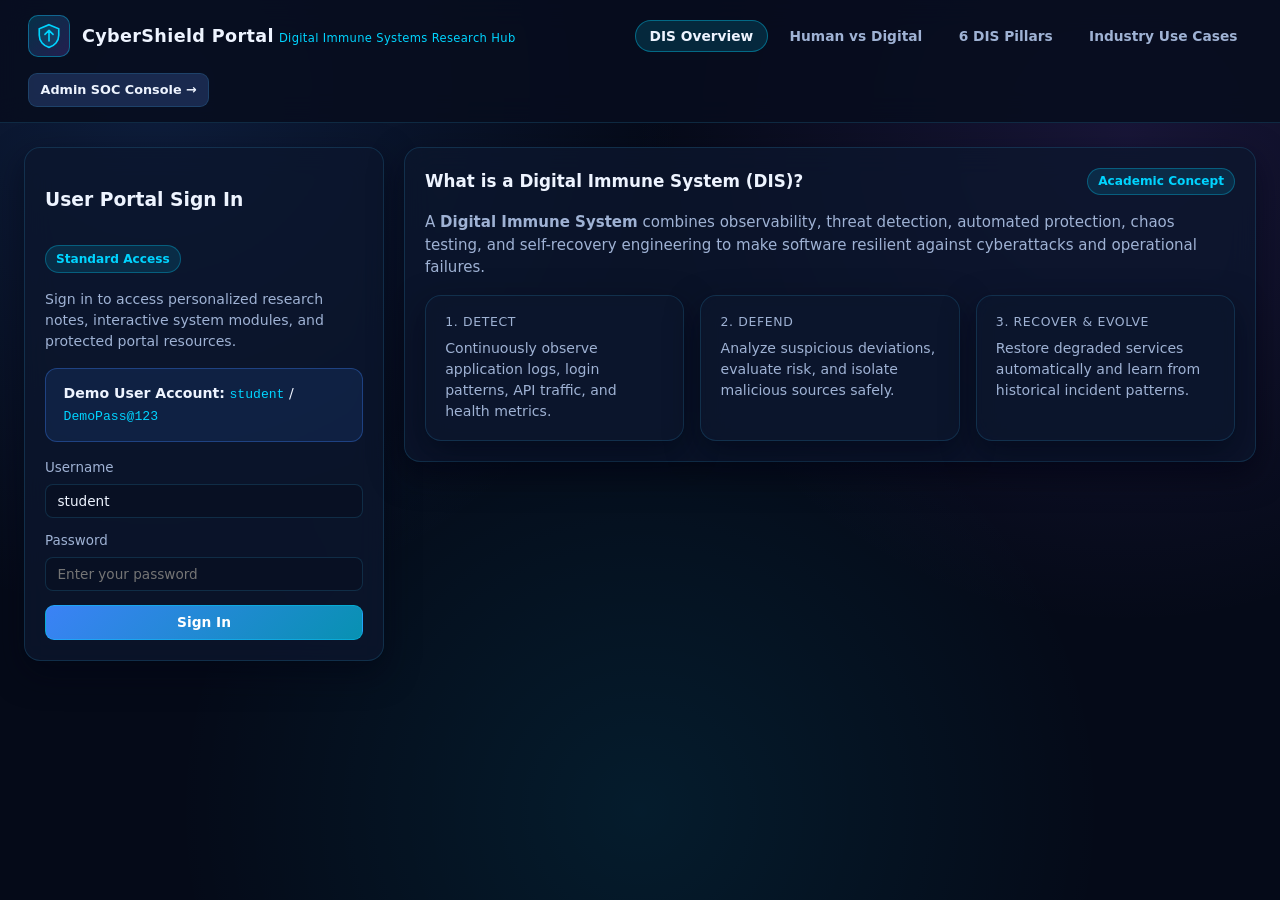
<file: frontend/index.html>
<!DOCTYPE html>
<html lang="en">
<head>
  <meta charset="utf-8">
  <meta name="viewport" content="width=device-width, initial-scale=1.0">
  <title>CyberShield Portal | Digital Immune Systems Knowledge Hub</title>
  <link rel="stylesheet" href="css/styles.css">
  <script src="js/portal.js" defer></script>
</head>
<body>
  <div class="portal-shell">
    <!-- User-Facing Top Navigation -->
    <header class="portal-header">
      <div class="portal-brand">
        <div class="brand-mark" aria-hidden="true">
          <svg viewBox="0 0 32 32" width="26" height="26" fill="none">
            <path d="M16 2L28 7V15C28 22.5 22.8 28.4 16 30C9.2 28.4 4 22.5 4 15V7L16 2Z" stroke="currentColor" stroke-width="2" fill="rgba(0, 212, 255, 0.14)"/>
            <path d="M16 9V22M11 14L16 9L21 14" stroke="#00d4ff" stroke-width="2" stroke-linecap="round" stroke-linejoin="round"/>
          </svg>
        </div>
        <div>
          <span class="brand-name">CyberShield Portal</span>
          <span class="brand-tagline">Digital Immune Systems Research Hub</span>
        </div>
      </div>

      <nav class="portal-nav" aria-label="Portal Sections">
        <button type="button" class="portal-tab active" data-section="learn">DIS Overview</button>
        <button type="button" class="portal-tab" data-section="biology">Human vs Digital</button>
        <button type="button" class="portal-tab" data-section="pillars">6 DIS Pillars</button>
        <button type="button" class="portal-tab" data-section="usecases">Industry Use Cases</button>
      </nav>

      <div class="portal-actions">
        <span id="portal-user-badge" class="chip" hidden>Signed in</span>
        <button type="button" id="portal-logout-btn" class="btn btn-ghost btn-sm" hidden>Sign Out</button>
        <a href="/admin" class="btn btn-secondary btn-sm">Admin SOC Console &#8594;</a>
      </div>
    </header>

    <main class="portal-main">
      <!-- User-Facing Service Banner (only shows friendly availability notice if an outage occurs) -->
      <div id="portal-service-alert" class="info-banner portal-alert-warn" hidden>
        <strong id="portal-service-alert-text">Service notice</strong>
      </div>

      <div class="portal-layout">
        <!-- Left Column: User Sign-In & Account Workspace -->
        <aside class="portal-auth-column">
          <article id="user-login-card" class="glass-card panel">
            <div class="panel-header">
              <h1>User Portal Sign In</h1>
              <span class="chip">Standard Access</span>
            </div>
            <p class="panel-desc">
              Sign in to access personalized research notes, interactive system modules, and protected portal resources.
            </p>
            <div class="info-banner">
              <strong>Demo User Account:</strong> <code>student</code> / <code>DemoPass@123</code>
            </div>
            <form id="portal-login-form" class="auth-form">
              <label>
                Username
                <input type="text" id="portal-username" value="student" autocomplete="username" required>
              </label>
              <label>
                Password
                <input type="password" id="portal-password" placeholder="Enter your password" autocomplete="current-password" required>
              </label>
              <button type="submit" class="btn btn-primary">Sign In</button>
            </form>
            <div id="portal-login-feedback" class="detail-box" hidden></div>
          </article>

          <article id="user-workspace-card" class="glass-card panel" hidden>
            <div class="panel-header">
              <h2 id="portal-welcome-heading">Welcome</h2>
              <span class="badge badge-resolved">Authenticated</span>
            </div>
            <p class="panel-desc">
              You are signed in as a standard portal user. Explore the Digital Immune System modules or fetch portal resources below.
            </p>
            <div class="stack-list">
              <button type="button" id="btn-fetch-portal-resources" class="btn btn-primary">Load Active Research Modules</button>
              <button type="button" id="btn-probe-admin-diag" class="btn btn-ghost">Open Internal System Diagnostics</button>
            </div>
            <div id="portal-resource-output" class="detail-box" hidden></div>
          </article>
        </aside>

        <!-- Right Column: Interactive Digital Immune System Explorer -->
        <section class="portal-content-column" aria-label="Digital Immune Systems Explorer">
          <article id="sec-learn" class="glass-card panel portal-section active">
            <div class="panel-header">
              <h2>What is a Digital Immune System (DIS)?</h2>
              <span class="chip">Academic Concept</span>
            </div>
            <p class="portal-prose">
              A <strong>Digital Immune System</strong> combines observability, threat detection, automated protection, chaos testing, and self-recovery engineering to make software resilient against cyberattacks and operational failures.
            </p>
            <div class="kpi-grid kpi-grid-3">
              <div class="glass-card kpi-card">
                <span class="kpi-label">1. Detect</span>
                <p class="panel-desc">Continuously observe application logs, login patterns, API traffic, and health metrics.</p>
              </div>
              <div class="glass-card kpi-card">
                <span class="kpi-label">2. Defend</span>
                <p class="panel-desc">Analyze suspicious deviations, evaluate risk, and isolate malicious sources safely.</p>
              </div>
              <div class="glass-card kpi-card">
                <span class="kpi-label">3. Recover &amp; Evolve</span>
                <p class="panel-desc">Restore degraded services automatically and learn from historical incident patterns.</p>
              </div>
            </div>
          </article>

          <article id="sec-biology" class="glass-card panel portal-section" hidden>
            <div class="panel-header">
              <h2>Human Immune System vs. Digital Immune System</h2>
              <span class="chip chip-purple">Bio-Inspired Defense</span>
            </div>
            <div class="table-scroll">
              <table class="data-table">
                <thead>
                  <tr>
                    <th>Human Immune System</th>
                    <th>Digital Immune System</th>
                    <th>Role in Resilience</th>
                  </tr>
                </thead>
                <tbody>
                  <tr>
                    <td>Detects harmful bacteria or viruses</td>
                    <td>Detects abnormal login bursts &amp; traffic spikes</td>
                    <td>Early anomaly recognition</td>
                  </tr>
                  <tr>
                    <td>Identifies infection type</td>
                    <td>Analyses IP behaviour &amp; scores threat risk</td>
                    <td>Distinguishes real attacks from typos</td>
                  </tr>
                  <tr>
                    <td>Activates immune response &amp; antibodies</td>
                    <td>Applies temporary isolation &amp; rate safeguards</td>
                    <td>Contains impact without breaking normal users</td>
                  </tr>
                  <tr>
                    <td>Heals damaged tissue</td>
                    <td>Restores failed API or database states</td>
                    <td>Reduces downtime via autoremediation</td>
                  </tr>
                  <tr>
                    <td>Immune memory (B/T cells)</td>
                    <td>Catalogs recurring signatures in incident memory</td>
                    <td>Faster recognition on repeat threats</td>
                  </tr>
                </tbody>
              </table>
            </div>
          </article>

          <article id="sec-pillars" class="glass-card panel portal-section" hidden>
            <div class="panel-header">
              <h2>Six Core Components (Gartner DIS Framework)</h2>
              <span class="chip">Software Engineering</span>
            </div>
            <div class="sim-grid">
              <div class="glass-card kpi-card">
                <strong>1. Observability</strong>
                <p class="panel-desc">Captures real-time telemetry, latencies, errors, and authentication trails.</p>
              </div>
              <div class="glass-card kpi-card">
                <strong>2. AI-Augmented Testing</strong>
                <p class="panel-desc">Identifies weaknesses and edge cases before failures reach users.</p>
              </div>
              <div class="glass-card kpi-card">
                <strong>3. Chaos Engineering</strong>
                <p class="panel-desc">Injects controlled faults to verify resilience under stress.</p>
              </div>
              <div class="glass-card kpi-card">
                <strong>4. Autoremediation</strong>
                <p class="panel-desc">Executes automated containment and service recovery actions.</p>
              </div>
              <div class="glass-card kpi-card">
                <strong>5. Site Reliability Engineering</strong>
                <p class="panel-desc">Maintains availability targets, audit trails, and operational reliability.</p>
              </div>
              <div class="glass-card kpi-card">
                <strong>6. Supply Chain Security</strong>
                <p class="panel-desc">Protects codebases, packages, and deployment pipelines from tampering.</p>
              </div>
            </div>
          </article>

          <article id="sec-usecases" class="glass-card panel portal-section" hidden>
            <div class="panel-header">
              <h2>Real-World Industry Applications</h2>
              <span class="chip">Impact</span>
            </div>
            <div class="sim-grid">
              <div class="glass-card kpi-card">
                <strong>Banking &amp; FinTech</strong>
                <p class="panel-desc">Stops credential stuffing, isolates suspicious login bursts, and keeps payment APIs resilient.</p>
              </div>
              <div class="glass-card kpi-card">
                <strong>Digital Healthcare</strong>
                <p class="panel-desc">Protects patient portals and recovers critical clinical services with minimal downtime.</p>
              </div>
              <div class="glass-card kpi-card">
                <strong>Cloud Platforms</strong>
                <p class="panel-desc">Monitors microservice health and triggers self-healing restarts when nodes degrade.</p>
              </div>
              <div class="glass-card kpi-card">
                <strong>Smart Cities &amp; IoT</strong>
                <p class="panel-desc">Detects anomalous device polling and isolates compromised edge nodes safely.</p>
              </div>
            </div>
          </article>
        </section>
      </div>
    </main>
  </div>
</body>
</html>
</file>
<file: frontend/css/styles.css>
/* CyberShield SOC Theme: Dark Navy, Electric Blue, Cyan & Subtle Purple */
:root {
  --bg-canvas: #050a18;
  --bg-surface: rgba(12, 22, 46, 0.78);
  --bg-surface-solid: #0c162e;
  --bg-elevated: rgba(20, 34, 68, 0.85);
  --border-subtle: rgba(56, 189, 248, 0.16);
  --border-glow: rgba(0, 212, 255, 0.38);

  --text-primary: #eef4ff;
  --text-secondary: #9fb2d4;
  --text-muted: #6f84a8;

  --accent-cyan: #00d4ff;
  --accent-blue: #3b82f6;
  --accent-purple: #8b5cf6;

  --status-healthy: #10b981;
  --status-warning: #f59e0b;
  --status-critical: #ef4444;

  --radius-md: 12px;
  --radius-lg: 16px;
  --shadow-card: 0 12px 32px rgba(2, 6, 20, 0.55);
  --font-sans: "Inter", "Segoe UI", system-ui, -apple-system, sans-serif;
  --font-mono: "Cascadia Code", "Consolas", "Courier New", monospace;
}

*,
*::before,
*::after {
  box-sizing: border-box;
}

html,
body {
  margin: 0;
  padding: 0;
  min-block-size: 100dvh;
  background:
    radial-gradient(circle at 12% 10%, rgba(59, 130, 246, 0.16), transparent 38%),
    radial-gradient(circle at 88% 15%, rgba(139, 92, 246, 0.14), transparent 36%),
    radial-gradient(circle at 50% 90%, rgba(0, 212, 255, 0.09), transparent 45%),
    var(--bg-canvas);
  color: var(--text-primary);
  font-family: var(--font-sans);
  line-height: 1.5;
}

/* App Grid Layout */
.app-shell {
  display: grid;
  grid-template-columns: 270px minmax(0, 1fr);
  min-block-size: 100dvh;
}

.sidebar {
  position: sticky;
  inset-block-start: 0;
  block-size: 100dvh;
  display: flex;
  flex-direction: column;
  gap: 1.25rem;
  padding: 1.25rem 1rem;
  background: rgba(8, 15, 34, 0.92);
  border-inline-end: 1px solid var(--border-subtle);
  backdrop-filter: blur(16px);
  overflow-y: auto;
  overscroll-behavior: contain;
}

.brand {
  display: flex;
  align-items: center;
  gap: 0.75rem;
  padding-block-end: 0.9rem;
  border-block-end: 1px solid var(--border-subtle);
}

.brand-mark {
  display: grid;
  place-items: center;
  inline-size: 42px;
  block-size: 42px;
  border-radius: 10px;
  background: linear-gradient(135deg, rgba(0, 212, 255, 0.18), rgba(139, 92, 246, 0.22));
  border: 1px solid var(--border-glow);
  color: var(--accent-cyan);
  flex-shrink: 0;
}

.brand-text {
  display: flex;
  flex-direction: column;
  min-inline-size: 0;
}

.brand-name {
  font-weight: 700;
  font-size: 1.1rem;
  letter-spacing: 0.02em;
}

.brand-tagline {
  font-size: 0.72rem;
  color: var(--accent-cyan);
  letter-spacing: 0.03em;
}

.nav-list {
  display: flex;
  flex-direction: column;
  gap: 0.35rem;
}

.nav-item {
  display: flex;
  align-items: center;
  gap: 0.7rem;
  inline-size: 100%;
  padding: 0.68rem 0.85rem;
  border: 1px solid transparent;
  border-radius: 10px;
  background: transparent;
  color: var(--text-secondary);
  font-family: inherit;
  font-size: 0.9rem;
  font-weight: 500;
  text-align: start;
  cursor: pointer;
  transition: background-color 0.18s ease, color 0.18s ease, border-color 0.18s ease, transform 0.12s ease;
}

.nav-item:hover {
  background: rgba(59, 130, 246, 0.12);
  color: var(--text-primary);
}

.nav-item.active {
  background: linear-gradient(90deg, rgba(0, 212, 255, 0.18), rgba(59, 130, 246, 0.12));
  border-color: var(--border-glow);
  color: var(--text-primary);
  box-shadow: 0 0 18px rgba(0, 212, 255, 0.12);
}

.nav-highlight .nav-dot {
  background: var(--accent-purple);
  box-shadow: 0 0 8px var(--accent-purple);
}

.nav-dot {
  inline-size: 8px;
  block-size: 8px;
  border-radius: 999px;
  background: rgba(159, 178, 212, 0.4);
  flex-shrink: 0;
}

.nav-item.active .nav-dot {
  background: var(--accent-cyan);
  box-shadow: 0 0 10px var(--accent-cyan);
}

.sidebar-footer {
  margin-block-start: auto;
  padding: 0.85rem;
  border-radius: var(--radius-md);
  background: rgba(16, 28, 56, 0.6);
  border: 1px solid var(--border-subtle);
}

.env-badge {
  display: flex;
  align-items: center;
  gap: 0.5rem;
  font-size: 0.78rem;
  font-weight: 600;
  color: var(--accent-cyan);
}

.pulse-dot {
  inline-size: 8px;
  block-size: 8px;
  border-radius: 999px;
  background: var(--status-healthy);
  box-shadow: 0 0 8px var(--status-healthy);
}

.sidebar-note {
  margin: 0.4rem 0 0;
  font-size: 0.75rem;
  color: var(--text-muted);
}

/* Main Column & Topbar */
.main-column {
  display: flex;
  flex-direction: column;
  min-inline-size: 0;
}

.topbar {
  position: sticky;
  inset-block-start: 0;
  z-index: 20;
  display: flex;
  flex-wrap: wrap;
  align-items: center;
  justify-content: space-between;
  gap: 1rem;
  padding: 1rem 1.5rem;
  background: rgba(7, 13, 30, 0.84);
  border-block-end: 1px solid var(--border-subtle);
  backdrop-filter: blur(14px);
}

.topbar-left {
  display: flex;
  align-items: center;
  gap: 0.85rem;
}

.topbar-eyebrow {
  margin: 0;
  font-size: 0.72rem;
  text-transform: uppercase;
  letter-spacing: 0.08em;
  color: var(--accent-cyan);
}

.page-title {
  margin: 0;
  font-size: 1.35rem;
  font-weight: 700;
}

.topbar-actions {
  display: flex;
  flex-wrap: wrap;
  align-items: center;
  gap: 0.65rem;
}

.status-pill {
  display: inline-flex;
  align-items: center;
  gap: 0.5rem;
  padding: 0.42rem 0.85rem;
  border-radius: 999px;
  font-size: 0.84rem;
  font-weight: 600;
  border: 1px solid var(--border-subtle);
  background: rgba(15, 23, 42, 0.8);
}

.status-dot {
  inline-size: 9px;
  block-size: 9px;
  border-radius: 999px;
}

.status-healthy {
  color: #6ee7b7;
  border-color: rgba(16, 185, 129, 0.45);
}
.status-healthy .status-dot {
  background: var(--status-healthy);
  box-shadow: 0 0 10px var(--status-healthy);
}

.status-warning {
  color: #fcd34d;
  border-color: rgba(245, 158, 11, 0.5);
}
.status-warning .status-dot {
  background: var(--status-warning);
  box-shadow: 0 0 10px var(--status-warning);
}

.status-critical {
  color: #fca5a5;
  border-color: rgba(239, 68, 68, 0.55);
}
.status-critical .status-dot {
  background: var(--status-critical);
  box-shadow: 0 0 10px var(--status-critical);
}

.main-content {
  padding: 1.5rem;
  display: flex;
  flex-direction: column;
  gap: 1.25rem;
}

.loading-bar {
  padding: 0.6rem 1rem;
  border-radius: 10px;
  background: rgba(0, 212, 255, 0.12);
  border: 1px solid var(--border-glow);
  color: var(--accent-cyan);
  font-size: 0.86rem;
}

.page-view[hidden] {
  display: none;
}

.page-view {
  display: flex;
  flex-direction: column;
  gap: 1.25rem;
  animation: fadeIn 0.2s ease;
}

@keyframes fadeIn {
  from { opacity: 0; transform: translateY(4px); }
  to { opacity: 1; transform: translateY(0); }
}

/* Cards & Panels */
.glass-card {
  background: var(--bg-surface);
  border: 1px solid var(--border-subtle);
  border-radius: var(--radius-lg);
  box-shadow: var(--shadow-card);
  backdrop-filter: blur(14px);
  transition: border-color 0.2s ease;
}

.glass-card:hover {
  border-color: var(--border-glow);
}

.kpi-grid {
  display: grid;
  grid-template-columns: repeat(auto-fit, minmax(185px, 1fr));
  gap: 1rem;
}

.kpi-grid-4 {
  grid-template-columns: repeat(auto-fit, minmax(210px, 1fr));
}

.kpi-grid-3 {
  grid-template-columns: repeat(auto-fit, minmax(240px, 1fr));
}

.kpi-card {
  padding: 1.1rem 1.2rem;
  display: flex;
  flex-direction: column;
  gap: 0.35rem;
}

.kpi-label {
  font-size: 0.78rem;
  text-transform: uppercase;
  letter-spacing: 0.05em;
  color: var(--text-secondary);
}

.kpi-value {
  font-size: 1.75rem;
  font-weight: 700;
  color: var(--text-primary);
}

.kpi-value-sm {
  font-size: 1.2rem;
}

.kpi-sub {
  font-size: 0.78rem;
  color: var(--text-muted);
}

.chart-grid {
  display: grid;
  grid-template-columns: repeat(auto-fit, minmax(300px, 1fr));
  gap: 1rem;
}

.split-grid {
  display: grid;
  grid-template-columns: repeat(auto-fit, minmax(340px, 1fr));
  gap: 1rem;
}

.panel {
  padding: 1.25rem;
  display: flex;
  flex-direction: column;
  gap: 1rem;
  min-inline-size: 0;
}

.panel-header {
  display: flex;
  flex-wrap: wrap;
  align-items: center;
  justify-content: space-between;
  gap: 0.75rem;
}

.panel-header h2 {
  margin: 0;
  font-size: 1.05rem;
  font-weight: 600;
}

.panel-desc {
  margin: 0;
  font-size: 0.88rem;
  color: var(--text-secondary);
}

.chart-wrap {
  position: relative;
  block-size: 240px;
  inline-size: 100%;
}

.chart-wrap canvas {
  display: block;
}

/* Info Banner */
.info-banner {
  padding: 0.9rem 1.1rem;
  border-radius: var(--radius-md);
  background: rgba(59, 130, 246, 0.12);
  border: 1px solid rgba(59, 130, 246, 0.35);
  color: var(--text-primary);
  font-size: 0.88rem;
}

.info-banner code {
  font-family: var(--font-mono);
  font-size: 0.82rem;
  color: var(--accent-cyan);
}

/* Buttons & Chips */
.btn {
  display: inline-flex;
  align-items: center;
  justify-content: center;
  gap: 0.45rem;
  padding: 0.55rem 0.95rem;
  border-radius: 9px;
  border: 1px solid transparent;
  font-family: inherit;
  font-size: 0.86rem;
  font-weight: 600;
  cursor: pointer;
  text-decoration: none;
  transition: transform 0.12s ease, background-color 0.18s ease, border-color 0.18s ease;
}

.btn:active {
  transform: translateY(1px);
}

.btn:disabled {
  opacity: 0.55;
  cursor: not-allowed;
}

.btn-sm {
  padding: 0.38rem 0.72rem;
  font-size: 0.8rem;
}

.btn-primary {
  background: linear-gradient(135deg, var(--accent-blue), #0891b2);
  color: #ffffff;
  border-color: rgba(0, 212, 255, 0.4);
}
.btn-primary:hover {
  filter: brightness(1.1);
}

.btn-secondary {
  background: rgba(30, 48, 88, 0.85);
  color: var(--text-primary);
  border-color: var(--border-subtle);
}
.btn-secondary:hover {
  border-color: var(--border-glow);
}

.btn-danger {
  background: rgba(239, 68, 68, 0.2);
  color: #fecaca;
  border-color: rgba(239, 68, 68, 0.5);
}
.btn-danger:hover {
  background: rgba(239, 68, 68, 0.32);
}

.btn-success {
  background: rgba(16, 185, 129, 0.22);
  color: #a7f3d0;
  border-color: rgba(16, 185, 129, 0.5);
}
.btn-success:hover {
  background: rgba(16, 185, 129, 0.34);
}

.btn-ghost {
  background: transparent;
  color: var(--text-secondary);
  border-color: var(--border-subtle);
}
.btn-ghost:hover {
  color: var(--text-primary);
  border-color: var(--border-glow);
}

.btn-link {
  background: transparent;
  color: var(--accent-cyan);
  padding: 0.25rem 0.4rem;
}

.icon-btn {
  display: inline-grid;
  place-items: center;
  inline-size: 36px;
  block-size: 36px;
  border-radius: 8px;
  border: 1px solid var(--border-subtle);
  background: rgba(20, 34, 68, 0.75);
  color: var(--text-primary);
  font-size: 1.2rem;
  cursor: pointer;
}

.chip {
  display: inline-flex;
  align-items: center;
  padding: 0.22rem 0.62rem;
  border-radius: 999px;
  font-size: 0.76rem;
  font-weight: 600;
  background: rgba(0, 212, 255, 0.12);
  color: var(--accent-cyan);
  border: 1px solid rgba(0, 212, 255, 0.3);
}

.chip-purple {
  background: rgba(139, 92, 246, 0.16);
  color: #c4b5fd;
  border-color: rgba(139, 92, 246, 0.38);
}

.badge {
  display: inline-flex;
  align-items: center;
  padding: 0.18rem 0.56rem;
  border-radius: 6px;
  font-size: 0.75rem;
  font-weight: 600;
}

.badge-low { background: rgba(16, 185, 129, 0.16); color: #6ee7b7; }
.badge-medium { background: rgba(59, 130, 246, 0.2); color: #93c5fd; }
.badge-high { background: rgba(245, 158, 11, 0.2); color: #fcd34d; }
.badge-critical { background: rgba(239, 68, 68, 0.24); color: #fca5a5; }
.badge-resolved { background: rgba(16, 185, 129, 0.16); color: #6ee7b7; }
.badge-new { background: rgba(0, 212, 255, 0.16); color: var(--accent-cyan); }
.badge-investigating { background: rgba(245, 158, 11, 0.2); color: #fcd34d; }
.badge-false { background: rgba(148, 163, 184, 0.2); color: #cbd5e1; }

/* Tables */
.table-scroll {
  overflow-x: auto;
  scrollbar-gutter: stable;
}

.data-table {
  inline-size: 100%;
  border-collapse: collapse;
  font-size: 0.85rem;
}

.data-table th,
.data-table td {
  padding: 0.68rem 0.75rem;
  text-align: start;
  border-block-end: 1px solid rgba(56, 189, 248, 0.12);
  vertical-align: middle;
}

.data-table th {
  font-size: 0.75rem;
  text-transform: uppercase;
  letter-spacing: 0.05em;
  color: var(--text-muted);
  white-space: nowrap;
}

.data-table tbody tr:hover {
  background: rgba(59, 130, 246, 0.08);
}

.mono {
  font-family: var(--font-mono);
  font-size: 0.81rem;
}

/* Stack Lists & Metrics DL */
.stack-list {
  display: flex;
  flex-direction: column;
  gap: 0.65rem;
}

.stack-item {
  display: flex;
  align-items: center;
  justify-content: space-between;
  gap: 0.75rem;
  padding: 0.75rem 0.9rem;
  border-radius: 10px;
  background: rgba(16, 28, 56, 0.62);
  border: 1px solid var(--border-subtle);
  cursor: pointer;
  transition: border-color 0.18s ease;
}

.stack-item:hover {
  border-color: var(--border-glow);
}

.stack-item-title {
  font-weight: 600;
  font-size: 0.88rem;
}

.stack-item-meta {
  font-size: 0.78rem;
  color: var(--text-muted);
}

.metric-dl {
  margin: 0;
  display: grid;
  grid-template-columns: repeat(auto-fit, minmax(180px, 1fr));
  gap: 0.75rem;
}

.metric-dl div {
  padding: 0.75rem;
  border-radius: 10px;
  background: rgba(16, 28, 56, 0.55);
  border: 1px solid var(--border-subtle);
}

.metric-dl dt {
  font-size: 0.75rem;
  color: var(--text-muted);
  margin-block-end: 0.25rem;
}

.metric-dl dd {
  margin: 0;
  font-size: 1rem;
  font-weight: 600;
}

/* Forms & Filter Bar */
.filter-bar {
  display: flex;
  flex-wrap: wrap;
  gap: 0.6rem;
  align-items: center;
}

input[type="text"],
input[type="password"],
input[type="search"],
input[type="number"],
input[type="date"],
select {
  padding: 0.5rem 0.72rem;
  border-radius: 8px;
  border: 1px solid var(--border-subtle);
  background: rgba(9, 17, 36, 0.9);
  color: var(--text-primary);
  font-family: inherit;
  font-size: 0.85rem;
}

.inline-input {
  inline-size: 76px;
}

.inline-controls {
  display: flex;
  flex-wrap: wrap;
  gap: 0.6rem;
  align-items: center;
}

.toggle-label {
  display: inline-flex;
  align-items: center;
  gap: 0.45rem;
  font-size: 0.85rem;
  color: var(--text-secondary);
  cursor: pointer;
}

/* Risk Detail Bars */
.risk-score-banner {
  display: flex;
  align-items: center;
  justify-content: space-between;
  gap: 1rem;
  padding: 1rem;
  border-radius: 12px;
  background: rgba(16, 28, 56, 0.75);
  border: 1px solid var(--border-subtle);
}

.risk-score-big {
  font-size: 2.2rem;
  font-weight: 700;
  color: var(--accent-cyan);
}

.factor-row {
  display: grid;
  grid-template-columns: 165px 1fr 48px;
  align-items: center;
  gap: 0.75rem;
  font-size: 0.84rem;
}

.factor-track {
  block-size: 8px;
  border-radius: 999px;
  background: rgba(255, 255, 255, 0.08);
  overflow: hidden;
}

.factor-fill {
  block-size: 100%;
  border-radius: 999px;
  background: linear-gradient(90deg, var(--accent-blue), var(--accent-cyan));
  inline-size: calc(var(--pct, 0) * 1%);
}

/* Simulation Lab */
.sim-grid {
  display: grid;
  grid-template-columns: repeat(auto-fit, minmax(260px, 1fr));
  gap: 1rem;
}

.sim-card {
  padding: 1.2rem;
  display: flex;
  flex-direction: column;
  gap: 0.75rem;
}

.sim-card h3 {
  margin: 0;
  font-size: 1rem;
}

.sim-card p {
  margin: 0;
  font-size: 0.84rem;
  color: var(--text-secondary);
  flex: 1;
}

.sim-inputs {
  display: grid;
  grid-template-columns: 1fr 90px;
  gap: 0.5rem;
}

.sim-inputs label {
  display: flex;
  flex-direction: column;
  gap: 0.25rem;
  font-size: 0.76rem;
  color: var(--text-muted);
}

.timeline-steps {
  display: grid;
  gap: 0.65rem;
}

.timeline-step {
  display: grid;
  grid-template-columns: 220px 1fr;
  gap: 0.75rem;
  padding: 0.75rem 0.9rem;
  border-radius: 10px;
  background: rgba(16, 28, 56, 0.68);
  border-inline-start: 3px solid var(--accent-cyan);
  font-size: 0.85rem;
}

.timeline-step-stage {
  font-weight: 600;
  color: var(--accent-cyan);
}

/* Native Modal Dialog */
.soc-dialog {
  inline-size: min(740px, calc(100dvw - 2rem));
  max-block-size: 88dvh;
  margin: auto;
  padding: 0;
  border: 1px solid var(--border-glow);
  border-radius: var(--radius-lg);
  background: var(--bg-surface-solid);
  color: var(--text-primary);
  box-shadow: 0 24px 64px rgba(0, 0, 0, 0.75);
}

.soc-dialog[open] {
  display: flex;
  flex-direction: column;
}

dialog:modal {
  overscroll-behavior: contain;
}

dialog::backdrop {
  background: rgba(2, 6, 18, 0.76);
  backdrop-filter: blur(4px);
  overflow: hidden;
  overscroll-behavior: contain;
}

.dialog-header {
  display: flex;
  align-items: flex-start;
  justify-content: space-between;
  gap: 1rem;
  padding: 1.15rem 1.25rem;
  border-block-end: 1px solid var(--border-subtle);
}

.dialog-title {
  margin: 0.35rem 0 0;
  font-size: 1.2rem;
}

.dialog-body {
  padding: 1.25rem;
  overflow-y: auto;
  display: flex;
  flex-direction: column;
  gap: 1.15rem;
}

.modal-summary-grid {
  display: grid;
  grid-template-columns: repeat(auto-fit, minmax(150px, 1fr));
  gap: 0.7rem;
}

.modal-stat {
  padding: 0.65rem 0.8rem;
  border-radius: 10px;
  background: rgba(20, 34, 68, 0.65);
  border: 1px solid var(--border-subtle);
  font-size: 0.82rem;
}

.modal-section h2 {
  margin: 0 0 0.55rem;
  font-size: 0.94rem;
  color: var(--accent-cyan);
}

.detail-box {
  margin: 0 0 0.5rem;
  padding: 0.7rem 0.85rem;
  border-radius: 8px;
  background: rgba(16, 28, 56, 0.65);
  font-size: 0.85rem;
}

.status-update-form {
  display: flex;
  flex-wrap: wrap;
  gap: 0.55rem;
}

.status-update-form input {
  flex: 1 1 200px;
}

.auth-form {
  display: flex;
  flex-direction: column;
  gap: 0.85rem;
}

.auth-form label {
  display: flex;
  flex-direction: column;
  gap: 0.35rem;
  font-size: 0.84rem;
  color: var(--text-secondary);
}

/* Admin Gate & User Portal Layout */
[hidden] {
  display: none !important;
}

.admin-gate {
  min-block-size: 100dvh;
  display: grid;
  place-items: center;
  padding: 1.5rem;
}

.admin-login-card {
  inline-size: min(460px, 100%);
  padding: 1.75rem;
  display: flex;
  flex-direction: column;
  gap: 1rem;
}

.error-text {
  margin: 0;
  color: #fca5a5;
  font-size: 0.85rem;
}

.portal-shell {
  min-block-size: 100dvh;
  display: flex;
  flex-direction: column;
}

.portal-header {
  position: sticky;
  inset-block-start: 0;
  z-index: 20;
  display: flex;
  flex-wrap: wrap;
  align-items: center;
  justify-content: space-between;
  gap: 1rem;
  padding: 0.95rem 1.75rem;
  background: rgba(7, 13, 30, 0.88);
  border-block-end: 1px solid var(--border-subtle);
  backdrop-filter: blur(14px);
}

.portal-brand {
  display: flex;
  align-items: center;
  gap: 0.75rem;
}

.portal-nav {
  display: flex;
  flex-wrap: wrap;
  gap: 0.45rem;
}

.portal-tab {
  padding: 0.45rem 0.85rem;
  border-radius: 999px;
  border: 1px solid transparent;
  background: transparent;
  color: var(--text-secondary);
  font-family: inherit;
  font-size: 0.86rem;
  font-weight: 600;
  cursor: pointer;
}

.portal-tab:hover {
  color: var(--text-primary);
  background: rgba(59, 130, 246, 0.12);
}

.portal-tab.active {
  color: var(--text-primary);
  background: rgba(0, 212, 255, 0.14);
  border-color: var(--border-glow);
}

.portal-actions {
  display: flex;
  flex-wrap: wrap;
  align-items: center;
  gap: 0.6rem;
}

.portal-main {
  max-inline-size: 1280px;
  inline-size: 100%;
  margin-inline: auto;
  padding: 1.5rem;
  display: flex;
  flex-direction: column;
  gap: 1.25rem;
}

.portal-layout {
  display: grid;
  grid-template-columns: 360px minmax(0, 1fr);
  gap: 1.25rem;
  align-items: start;
}

.portal-auth-column,
.portal-content-column {
  display: flex;
  flex-direction: column;
  gap: 1rem;
  min-inline-size: 0;
}

.portal-prose {
  margin: 0;
  color: var(--text-secondary);
  font-size: 0.94rem;
}

.portal-alert-warn {
  background: rgba(245, 158, 11, 0.15);
  border-color: rgba(245, 158, 11, 0.45);
}

@media (max-width: 960px) {
  .portal-layout {
    grid-template-columns: 1fr;
  }
}

.audit-timeline {
  margin: 0;
  padding-inline-start: 1.2rem;
  display: flex;
  flex-direction: column;
  gap: 0.6rem;
  font-size: 0.84rem;
}

.audit-timeline li {
  padding: 0.5rem 0.75rem;
  border-radius: 8px;
  background: rgba(16, 28, 56, 0.5);
  border: 1px solid var(--border-subtle);
}

/* Toast Notifications */
.toast-region {
  position: fixed;
  inset-block-end: 1.25rem;
  inset-inline-end: 1.25rem;
  z-index: 90;
  display: flex;
  flex-direction: column;
  gap: 0.6rem;
  max-inline-size: min(380px, calc(100dvw - 2rem));
}

.toast {
  display: flex;
  align-items: flex-start;
  justify-content: space-between;
  gap: 0.75rem;
  padding: 0.8rem 0.95rem;
  border-radius: 12px;
  background: rgba(12, 22, 46, 0.96);
  border: 1px solid var(--border-glow);
  box-shadow: var(--shadow-card);
  font-size: 0.85rem;
}

.toast-error {
  border-color: rgba(239, 68, 68, 0.65);
  color: #fecaca;
}

.toast-success {
  border-color: rgba(16, 185, 129, 0.6);
  color: #d1fae5;
}

.empty-state {
  color: var(--text-muted);
  font-size: 0.88rem;
  margin: 0.4rem 0;
}

/* Simplified Admin Alert Banner & Compact Service Cards */
.alert-banner {
  display: flex;
  flex-wrap: wrap;
  align-items: center;
  justify-content: space-between;
  gap: 1rem;
  padding: 1rem 1.25rem;
  border-radius: var(--radius-lg);
  border: 1px solid var(--border-subtle);
  background: var(--bg-surface);
  box-shadow: var(--shadow-card);
}

.alert-banner-content strong {
  display: block;
  font-size: 1rem;
  margin-block-end: 0.2rem;
}

.alert-banner-content p {
  margin: 0;
  font-size: 0.88rem;
  color: var(--text-secondary);
}

.alert-healthy {
  border-color: rgba(16, 185, 129, 0.45);
  background: rgba(16, 185, 129, 0.08);
}

.alert-healthy .alert-banner-content strong {
  color: #6ee7b7;
}

.alert-warning {
  border-color: rgba(245, 158, 11, 0.65);
  background: rgba(245, 158, 11, 0.14);
}

.alert-warning .alert-banner-content strong {
  color: #fcd34d;
}

.alert-critical {
  border-color: rgba(239, 68, 68, 0.7);
  background: rgba(239, 68, 68, 0.16);
}

.alert-critical .alert-banner-content strong {
  color: #fca5a5;
}

.simple-alert-item {
  cursor: default;
  align-items: flex-start;
}

.simple-alert-body {
  cursor: pointer;
  flex: 1 1 240px;
  min-inline-size: 0;
}

.service-pills-row {
  display: grid;
  grid-template-columns: repeat(auto-fit, minmax(120px, 1fr));
  gap: 0.65rem;
}

.service-mini-card {
  padding: 0.65rem 0.8rem;
  border-radius: 10px;
  background: rgba(16, 28, 56, 0.62);
  border: 1px solid var(--border-subtle);
  display: flex;
  flex-direction: column;
  gap: 0.15rem;
}

.simple-sim-grid {
  display: grid;
  grid-template-columns: repeat(auto-fit, minmax(260px, 1fr));
  gap: 1rem;
}

.mobile-only {
  display: none;
}

.sidebar-backdrop {
  position: fixed;
  inset: 0;
  z-index: 35;
  background: rgba(2, 6, 18, 0.7);
}

@media (max-width: 960px) {
  .app-shell {
    grid-template-columns: 1fr;
  }

  .mobile-only {
    display: inline-grid;
  }

  .sidebar {
    position: fixed;
    inset-block: 0;
    inset-inline-start: 0;
    inline-size: 275px;
    z-index: 40;
    transform: translateX(-105%);
    transition: transform 0.22s ease;
  }

  .sidebar.open {
    transform: translateX(0);
  }

  .timeline-step {
    grid-template-columns: 1fr;
  }

  .factor-row {
    grid-template-columns: 1fr;
    gap: 0.35rem;
  }
}

@media (prefers-reduced-motion: reduce) {
  *,
  *::before,
  *::after {
    animation-duration: 0.01ms !important;
    transition-duration: 0.01ms !important;
  }
}
</file>
